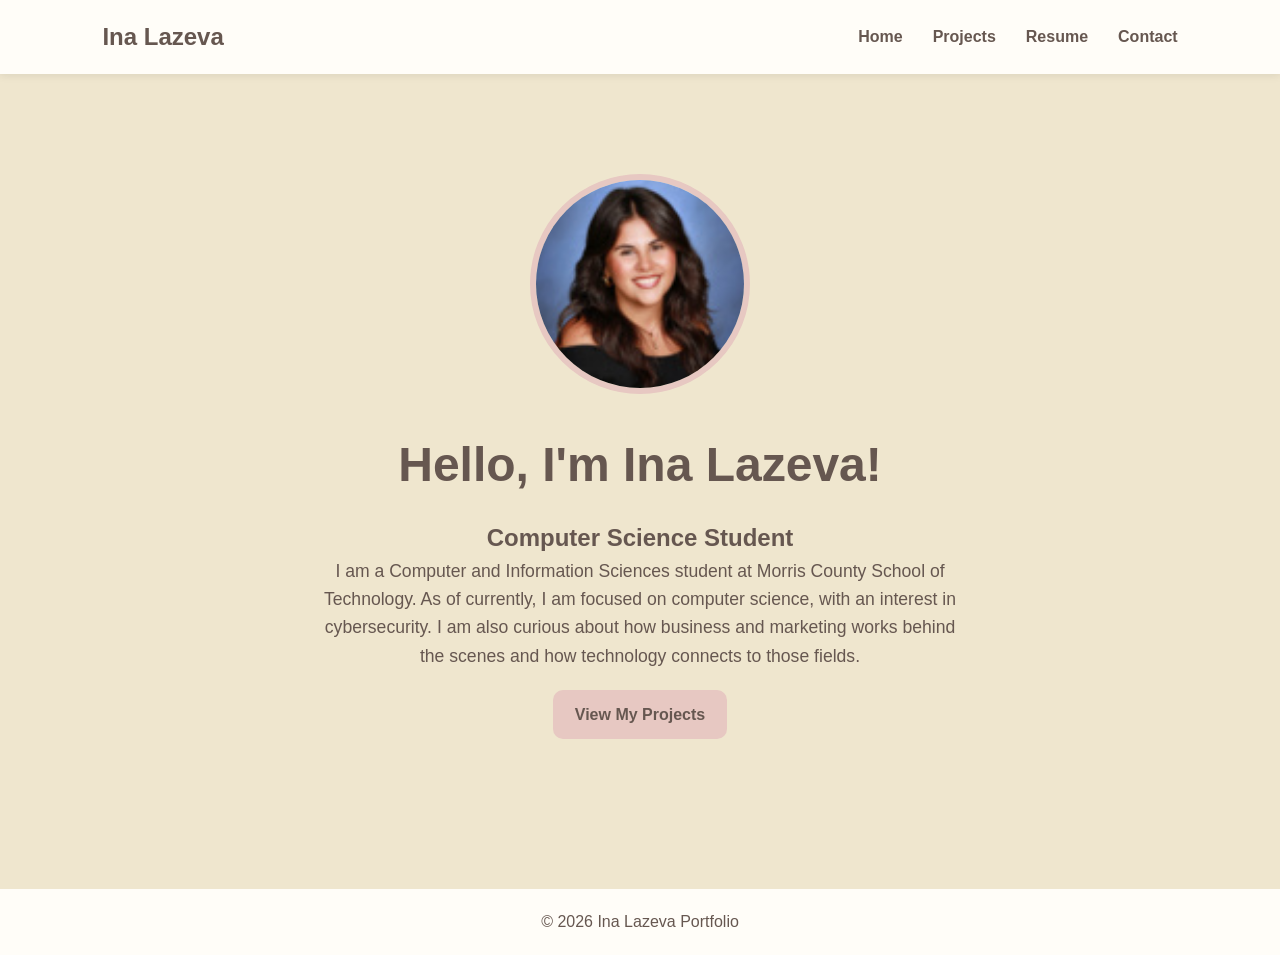
<file: index.html>
<!DOCTYPE html>
<html lang="en">
<head>
    <meta charset="UTF-8">
    <title>Ina Lazeva Portfolio</title>
    <meta name="viewport" content="width=device-width, initial-scale=1.0">

    <link rel="stylesheet" href="style.css">
</head>

<body>

<nav>
    <div class="logo">Ina Lazeva</div>

    <ul>
        <li><a href="index.html">Home</a></li>
        <li><a href="projects.html">Projects</a></li>
        <li><a href="resume.html">Resume</a></li>
        <li><a href="contact.html">Contact</a></li>
    </ul>
</nav>

<header class="hero">

    <div class="hero-text">
        <img src="image.jpg" alt="Photo of Ina Lazeva" class="profile-pic">

        <h1>Hello, I'm Ina Lazeva!</h1>

        <h2>Computer Science Student</h2>

        <p>
            I am a Computer and Information Sciences student at
            Morris County School of Technology. 
            As of currently, I am 
            focused on computer science, with an interest in cybersecurity. 
            I am also curious about how business and marketing works behind
            the scenes and how technology connects to those fields.
        </p>

        <a href="projects.html" class="button">
            View My Projects
        </a>

    </div>

</header>

<footer>
    <p>© 2026 Ina Lazeva Portfolio</p>
</footer>

</body>
</html>
</file>
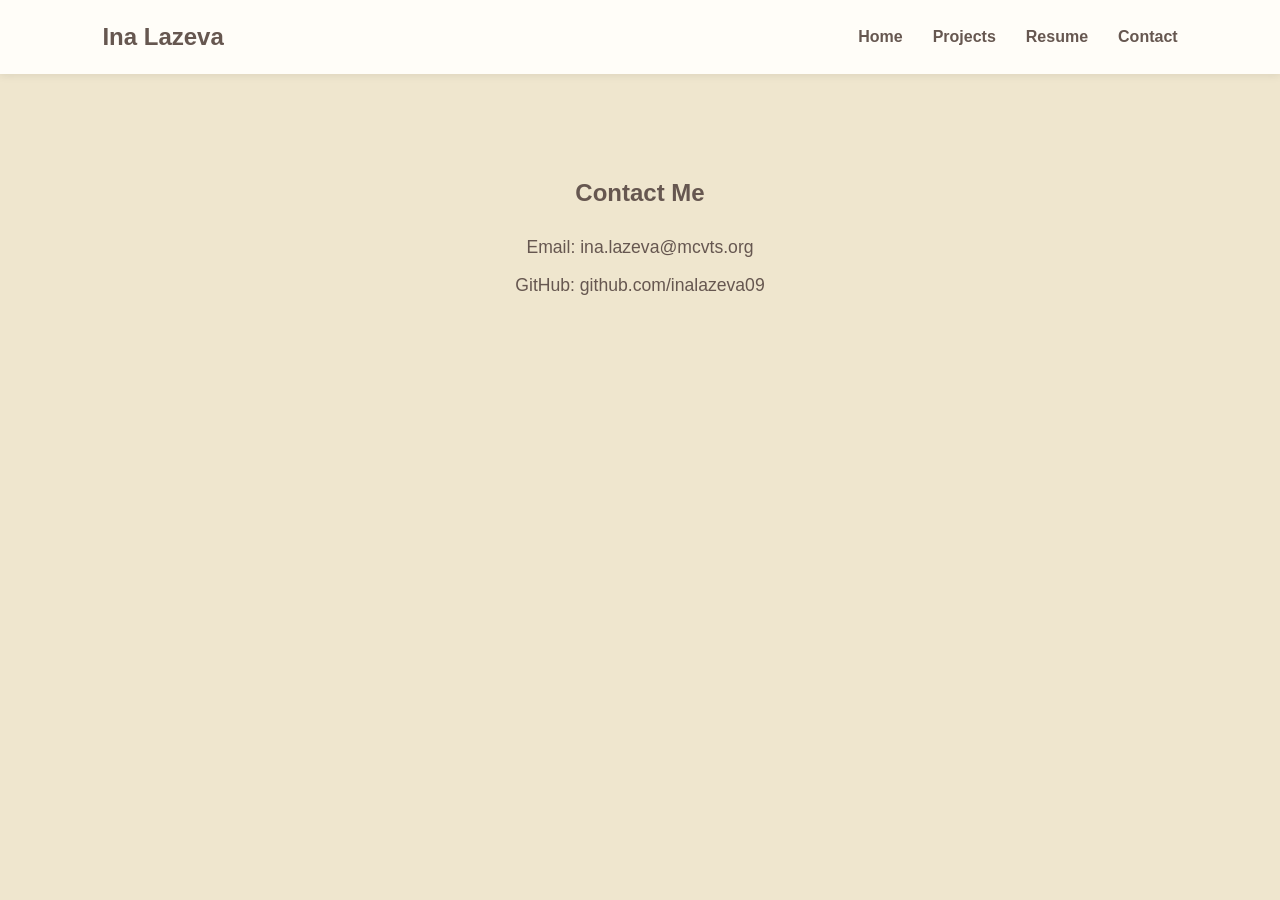
<file: contact.html>
<!DOCTYPE html>
<html lang="en">
<head>
    <meta charset="UTF-8">
    <title>Contact</title>
    <link rel="stylesheet" href="style.css">
</head>

<body>

<nav>
    <div class="logo">Ina Lazeva</div>

    <ul>
        <li><a href="index.html">Home</a></li>
        <li><a href="projects.html">Projects</a></li>
        <li><a href="resume.html">Resume</a></li>
        <li><a href="contact.html">Contact</a></li>
    </ul>
</nav>

<section class="contact">

    <h1>Contact Me</h1>

    <p>Email: ina.lazeva@mcvts.org</p>

    <p>GitHub: github.com/inalazeva09</p>

</section>

</body>
</html>
</file>
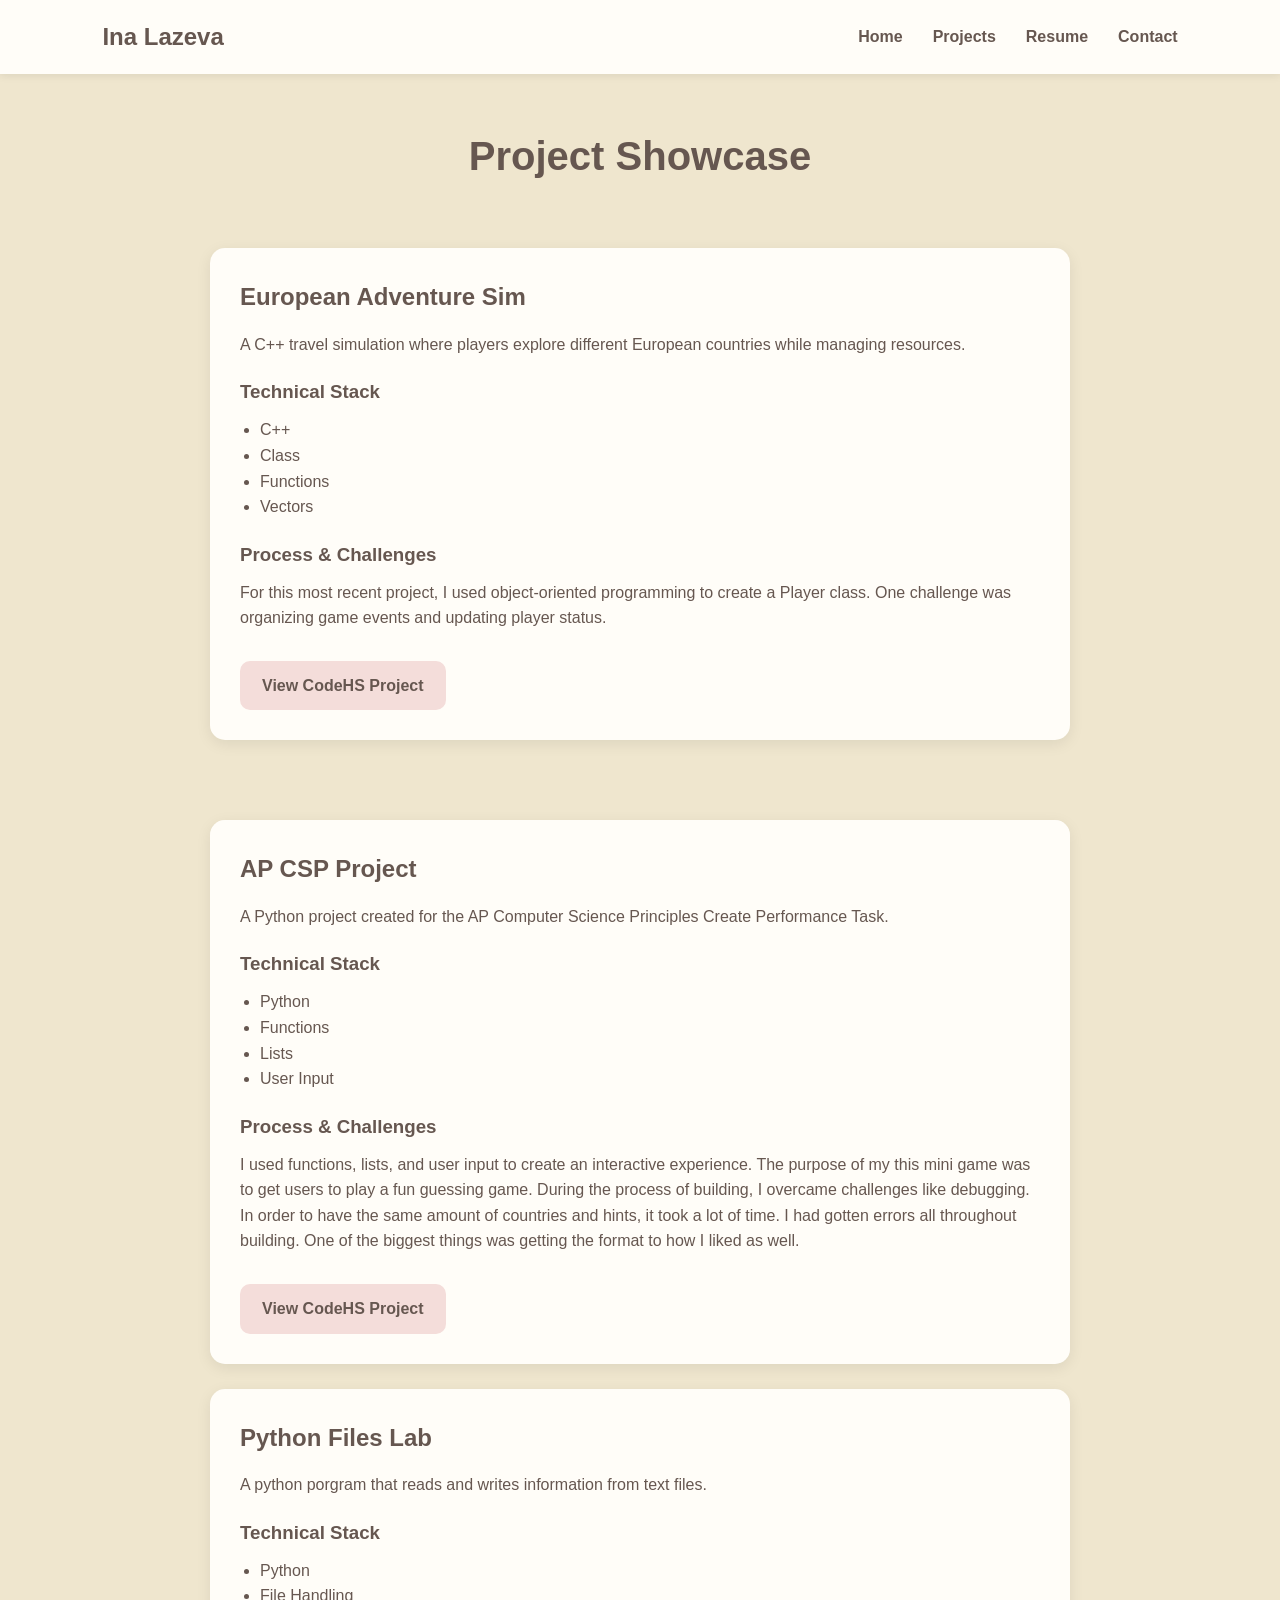
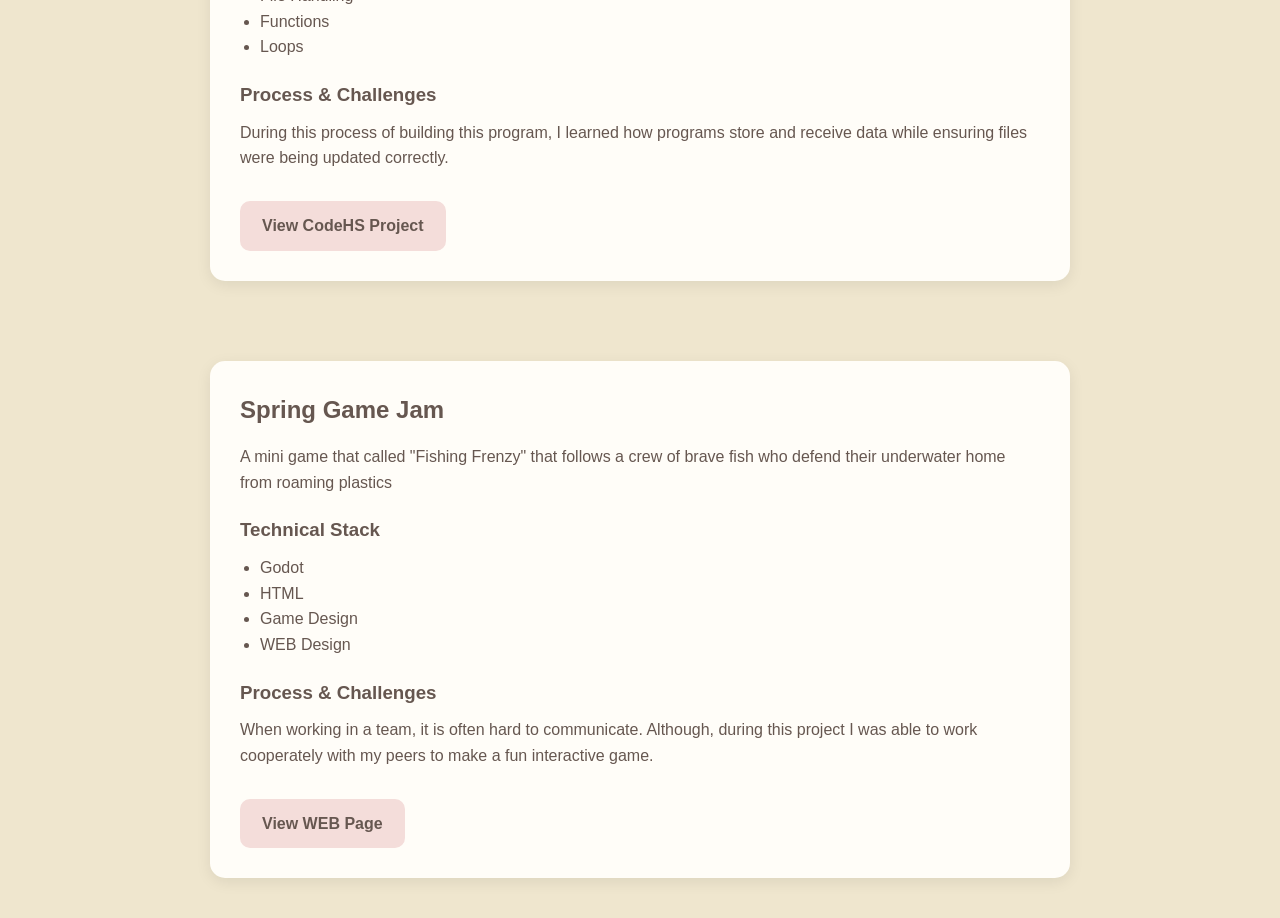
<file: projects.html>
<!DOCTYPE html>
<html lang="en">
<head>
    <meta charset="UTF-8">
    <title>Projects</title>
    <link rel="stylesheet" href="style.css">
</head>

<body>

<nav>
    <div class="logo">Ina Lazeva</div>

    <ul>
        <li><a href="index.html">Home</a></li>
        <li><a href="projects.html">Projects</a></li>
        <li><a href="resume.html">Resume</a></li>
        <li><a href="contact.html">Contact</a></li>
    </ul>
</nav>

<h1 class="page-title">Project Showcase</h1>

<div class="project-container">

    <div class="project-card">
          <div class="project-content">

         <h2>European Adventure Sim</h2>

        <p>
          A C++ travel simulation where players explore different European countries while managing resources. 
        </p>

        <h3>Technical Stack</h3>
        <ul>
            <li>C++</li>
            <li>Class</li>
            <li>Functions</li>
            <li>Vectors</li>
        </ul>

        <h3>Process & Challenges</h3>

        <p>
          For this most recent project, I used object-oriented programming to create a Player class. One challenge 
          was organizing game events and updating player status.
        </p>

        <a href="https://codehs.com/sandbox/id/final-project-pY2nRT?collaborate=-OtqNKm_cQBeVOpAc_le" target="_blank" class="project-link">
            View CodeHS Project
        </a>
      </div>
</div>
    </div>
<div class="project-container">

    <div class="project-card">
        <div class="project-card">
    <div class="project-content">

        <h2>AP CSP Project</h2>

        <p>
            A Python project created for the AP Computer Science Principles Create Performance Task.
        </p>

        <h3>Technical Stack</h3>
        <ul>
            <li>Python</li>
            <li>Functions</li>
            <li>Lists</li>
            <li>User Input</li>
        </ul>

        <h3>Process & Challenges</h3>

        <p>
            I used functions, lists, and user input to create an interactive experience. The purpose of my this
            mini game was to get users to play a fun guessing game. During the process of building, I overcame challenges 
            like debugging. In order to have the same amount of countries and hints, it took a lot of time. I had gotten errors 
            all throughout building. One of the biggest things was getting the format to how I liked as well. 
        </p>

        <a href="https://codehs.com/sandbox/id/create-task-ap-exam-OQMK4L?collaborate=-Ouduni5MdJbHCtXMqeE" target="_blank" class="project-link">
            View CodeHS Project
        </a>

     </div>
</div>
    </div>

    <div class="project-card">
        <div class="project-content">

         <h2>Python Files Lab</h2>

        <p>
          A python porgram that reads and writes information from text files.
        </p>

        <h3>Technical Stack</h3>
        <ul>
            <li>Python</li>
            <li>File Handling</li>
            <li>Functions</li>
            <li>Loops</li>
        </ul>

        <h3>Process & Challenges</h3>

        <p>
          During this process of building this program, I learned how programs store and receive data while ensuring files were being updated correctly. 
        </p>

        <a href="https://codehs.com/sandbox/id/pyton-files-lab-D68Ox6?collaborate=-OnykhtygKGNcK49yq7n" target="_blank" class="project-link">
            View CodeHS Project
        </a>
      </div>
</div>
    </div>

<div class="project-container">

    <div class="project-card">
      <div class="project-content">

         <h2>Spring Game Jam</h2>

        <p>
          A mini game that called "Fishing Frenzy" that follows a crew of brave fish who defend their underwater home from roaming plastics
        </p>

        <h3>Technical Stack</h3>
        <ul>
            <li>Godot</li>
            <li>HTML</li>
            <li>Game Design</li>
            <li>WEB Design</li>
        </ul>

        <h3>Process & Challenges</h3>

        <p>
          When working in a team, it is often hard to communicate. Although, during this project I was able to work cooperately with my peers to make a fun interactive game.
        </p>

        <a href="https://pranavphe.github.io/WebsiteGameJam/?authuser=0" target="_blank" class="project-link">
            View WEB Page
        </a>
      </div>
</div>
    </div>
        

</body>
</html>
</file>
<file: style.css>
/* ---------- USED AI FOR STYLING ---------- */
/*  to make a more visually appeaking website  */

:root{
    --cream: #efe6ce;
    --brown: #665750;
    --pink: #e7c8c2;
    --light-pink: #f4ddda;
    --white: #fffdf8;
}

*{
    margin:0;
    padding:0;
    box-sizing:border-box;
}

html{
    scroll-behavior:smooth;
}

body{
    background-color: var(--cream);
    color: var(--brown);
    font-family: Arial, Helvetica, sans-serif;
    line-height: 1.6;
}

/* ---------- NAVBAR ---------- */

nav{
    background-color: var(--white);
    padding: 18px 8%;
    display:flex;
    justify-content:space-between;
    align-items:center;
    box-shadow:0 2px 8px rgba(0,0,0,.08);
    position:sticky;
    top:0;
    z-index:100;
}

.logo{
    font-size:1.5rem;
    font-weight:bold;
}

nav ul{
    display:flex;
    gap:30px;
    list-style:none;
}

nav a{
    text-decoration:none;
    color:var(--brown);
    font-weight:600;
    transition:.3s;
}

nav a:hover{
    color:var(--pink);
}

/* ---------- HOME PAGE ---------- */

.hero{
    min-height:85vh;
    display:flex;
    justify-content:center;
    align-items:center;
    text-align:center;
    padding:60px 20px;
}

.hero-content{
    max-width:700px;
    margin:auto;
}

.profile-pic{
    width:220px;
    height:220px;
    border-radius:50%;
    object-fit:cover;
    border:6px solid #e7c8c2;
    margin-bottom:25px;
}
.hero h1{
    font-size:3rem;
    margin-bottom:15px;
}

.hero p{
    font-size:1.1rem;
    max-width:650px;
    margin:0 auto;
}

/* ---------- BUTTONS ---------- */

.button,
.project-link{
    display:inline-block;
    background-color:var(--pink);
    color:var(--brown);
    text-decoration:none;
    padding:12px 22px;
    border-radius:10px;
    margin-top:20px;
    font-weight:bold;
    transition:.3s;
}

.button:hover,
.project-link{
    background-color:var(--light-pink);
}

/* ---------- PAGE TITLES ---------- */

.page-title{
    text-align:center;
    margin-top:50px;
    margin-bottom:20px;
    font-size:2.5rem;
}

/* ---------- PROJECTS ---------- */

.project-container{
    max-width:900px;        /* keeps everything centered and narrower */
    margin:0 auto;
    padding:40px 20px;

    display:grid;
    grid-template-columns:1fr;   /* forces ONE column */
    gap:25px;
}

.project-card{
    background-color:var(--white);
    border-radius:15px;
    overflow:hidden;
    box-shadow:0 4px 15px rgba(0,0,0,.08);
    transition:.3s;
}

.project-card:hover{
    transform:translateY(-5px);
}

.project-image{
    width:100%;
    height:300px;
    object-fit:cover;
}

.project-content{
    padding:30px;
}

.project-content h2{
    margin-bottom:15px;
}

.project-content h3{
    margin-top:20px;
    margin-bottom:10px;
}

.project-content ul{
    margin-left:20px;
}

.project-content p{
    margin-bottom:10px;
}

/* ---------- RESUME ---------- */

.resume-section{
    max-width:1100px;
    margin:50px auto;
    text-align:center;
    padding:20px;
}

.resume-section iframe{
    width:100%;
    height:800px;
    border:none;
    border-radius:12px;
}

/* ---------- CONTACT ---------- */

.contact{
    text-align:center;
    padding:100px 20px;
}

.contact h1{
    margin-bottom:20px;
}

.contact p{
    margin-bottom:10px;
    font-size:1.1rem;
}

/* ---------- FOOTER ---------- */

footer{
    background-color:var(--white);
    text-align:center;
    padding:20px;
    margin-top:50px;
}

/* ---------- MOBILE ---------- */

@media(max-width:768px){

    nav{
        flex-direction:column;
        gap:15px;
    }

    nav ul{
        flex-wrap:wrap;
        justify-content:center;
        gap:15px;
    }

    .hero h1{
        font-size:2.2rem;
    }

    .profile-pic{
        width:180px;
        height:180px;
    }

    .project-container{
        grid-template-columns:1fr;
        padding:20px;
    }
}
</file>
